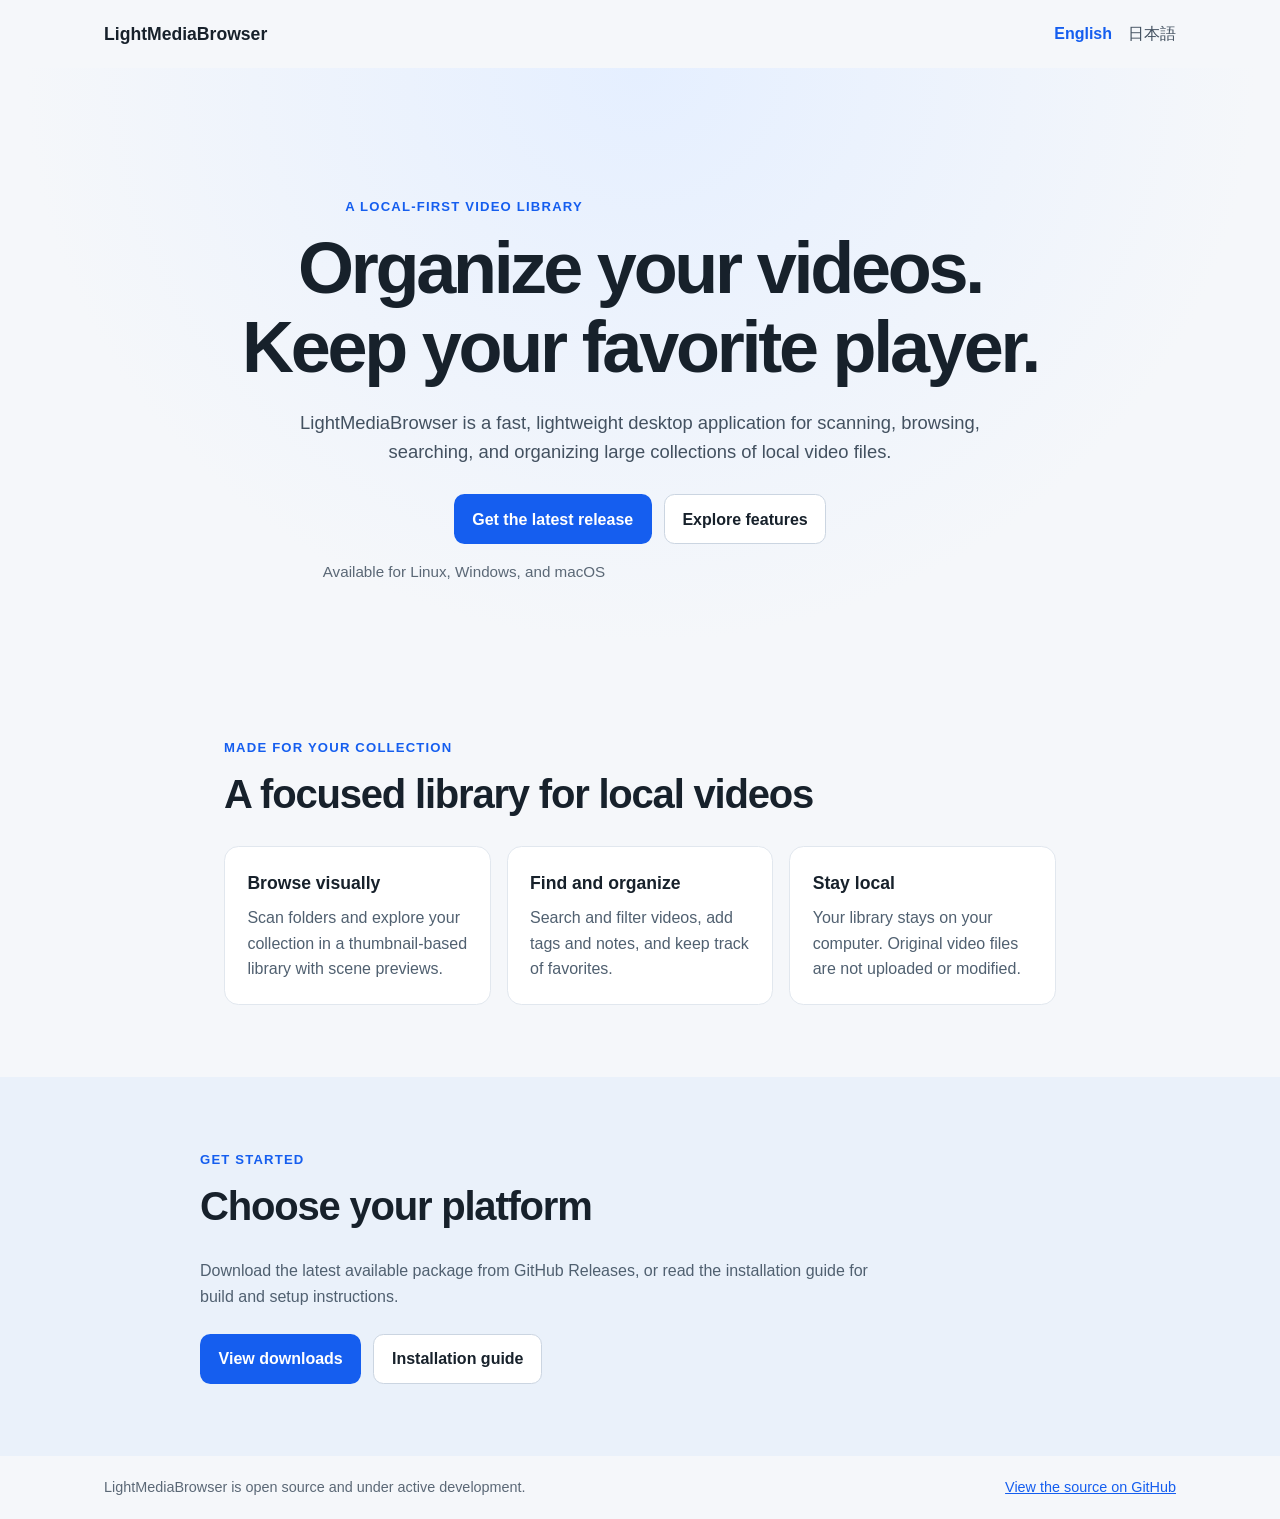
<file: site/index.html>
<!doctype html>
<html lang="en">
<head>
  <meta charset="utf-8">
  <meta name="viewport" content="width=device-width, initial-scale=1">
  <title>LightMediaBrowser — Local Video Library Manager</title>
  <meta name="description" content="Organize and browse large collections of local videos with LightMediaBrowser, a fast, lightweight desktop library for Windows, macOS, and Linux.">
  <meta name="robots" content="index, follow">
  <meta name="google-site-verification" content="8EguGMjWNC47FoZWss8fMRLSnYU1-8W8dWh2PvhgjLw" />
  <link rel="canonical" href="https://samejima-yasu-dev.github.io/lightmediabrowser/">
  <link rel="alternate" hreflang="en" href="https://samejima-yasu-dev.github.io/lightmediabrowser/">
  <link rel="alternate" hreflang="ja" href="https://samejima-yasu-dev.github.io/lightmediabrowser/ja/">
  <link rel="alternate" hreflang="x-default" href="https://samejima-yasu-dev.github.io/lightmediabrowser/">
  <link rel="stylesheet" href="styles.css">
  <meta property="og:type" content="website">
  <meta property="og:site_name" content="LightMediaBrowser">
  <meta property="og:title" content="LightMediaBrowser — Local Video Library Manager">
  <meta property="og:description" content="A fast, lightweight desktop library for organizing and browsing local video collections.">
  <meta property="og:url" content="https://samejima-yasu-dev.github.io/lightmediabrowser/">
  <meta property="og:locale" content="en_US">
  <meta name="twitter:card" content="summary">
</head>
<body>
  <header class="site-header">
    <a class="brand" href="./">LightMediaBrowser</a>
    <nav aria-label="Language">
      <a href="./" aria-current="page">English</a>
      <a href="ja/">日本語</a>
    </nav>
  </header>

  <main>
    <section class="hero">
      <p class="eyebrow">A local-first video library</p>
      <h1>Organize your videos.<br>Keep your favorite player.</h1>
      <p class="intro">LightMediaBrowser is a fast, lightweight desktop application for scanning, browsing, searching, and organizing large collections of local video files.</p>
      <div class="actions">
        <a class="button button-primary" href="https://github.com/samejima-yasu-dev/lightmediabrowser/releases/latest">Get the latest release</a>
        <a class="button button-secondary" href="#features">Explore features</a>
      </div>
      <p class="platforms">Available for Linux, Windows, and macOS</p>
    </section>

    <section class="section" id="features">
      <p class="eyebrow">Made for your collection</p>
      <h2>A focused library for local videos</h2>
      <div class="feature-grid">
        <article class="feature-card">
          <h3>Browse visually</h3>
          <p>Scan folders and explore your collection in a thumbnail-based library with scene previews.</p>
        </article>
        <article class="feature-card">
          <h3>Find and organize</h3>
          <p>Search and filter videos, add tags and notes, and keep track of favorites.</p>
        </article>
        <article class="feature-card">
          <h3>Stay local</h3>
          <p>Your library stays on your computer. Original video files are not uploaded or modified.</p>
        </article>
      </div>
    </section>

    <section class="section download-section" id="downloads">
      <p class="eyebrow">Get started</p>
      <h2>Choose your platform</h2>
      <p>Download the latest available package from GitHub Releases, or read the installation guide for build and setup instructions.</p>
      <div class="actions">
        <a class="button button-primary" href="https://github.com/samejima-yasu-dev/lightmediabrowser/releases/latest">View downloads</a>
        <a class="button button-secondary" href="https://github.com/samejima-yasu-dev/lightmediabrowser/blob/main/README.md">Installation guide</a>
      </div>
    </section>
  </main>

  <footer class="site-footer">
    <p>LightMediaBrowser is open source and under active development.</p>
    <a href="https://github.com/samejima-yasu-dev/lightmediabrowser">View the source on GitHub</a>
  </footer>
</body>
</html>
</file>
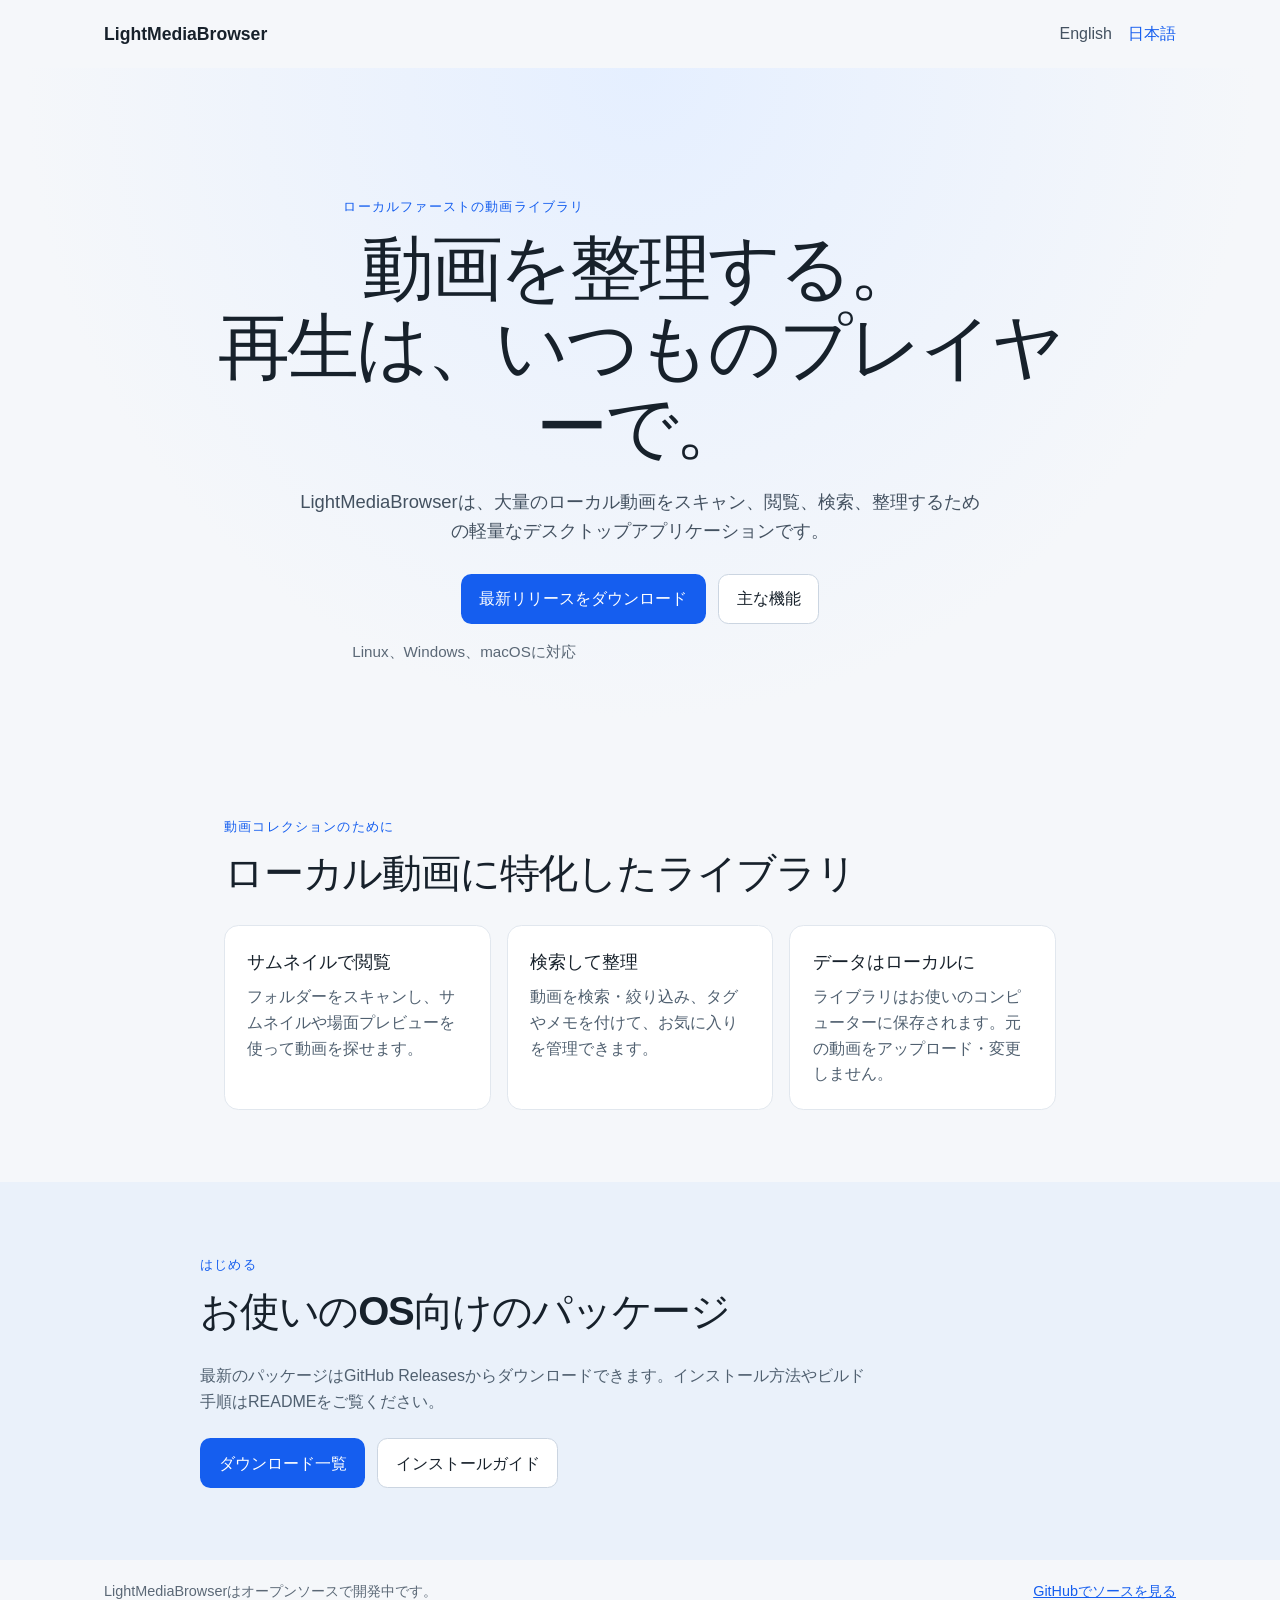
<file: site/ja/index.html>
<!doctype html>
<html lang="ja">
<head>
  <meta charset="utf-8">
  <meta name="viewport" content="width=device-width, initial-scale=1">
  <title>LightMediaBrowser — ローカル動画ライブラリ管理</title>
  <meta name="description" content="LightMediaBrowserは、大量のローカル動画をスキャン・閲覧・検索・整理できる軽量なデスクトップアプリです。Windows、macOS、Linuxに対応しています。">
  <meta name="robots" content="index, follow">
  <link rel="canonical" href="https://samejima-yasu-dev.github.io/lightmediabrowser/ja/">
  <link rel="alternate" hreflang="en" href="https://samejima-yasu-dev.github.io/lightmediabrowser/">
  <link rel="alternate" hreflang="ja" href="https://samejima-yasu-dev.github.io/lightmediabrowser/ja/">
  <link rel="alternate" hreflang="x-default" href="https://samejima-yasu-dev.github.io/lightmediabrowser/">
  <link rel="stylesheet" href="../styles.css">
  <meta property="og:type" content="website">
  <meta property="og:site_name" content="LightMediaBrowser">
  <meta property="og:title" content="LightMediaBrowser — ローカル動画ライブラリ管理">
  <meta property="og:description" content="ローカル動画の閲覧・検索・整理に特化した、軽量なデスクトップアプリです。">
  <meta property="og:url" content="https://samejima-yasu-dev.github.io/lightmediabrowser/ja/">
  <meta property="og:locale" content="ja_JP">
  <meta name="twitter:card" content="summary">
</head>
<body>
  <header class="site-header">
    <a class="brand" href="../">LightMediaBrowser</a>
    <nav aria-label="言語">
      <a href="../">English</a>
      <a href="./" aria-current="page">日本語</a>
    </nav>
  </header>

  <main>
    <section class="hero">
      <p class="eyebrow">ローカルファーストの動画ライブラリ</p>
      <h1>動画を整理する。<br>再生は、いつものプレイヤーで。</h1>
      <p class="intro">LightMediaBrowserは、大量のローカル動画をスキャン、閲覧、検索、整理するための軽量なデスクトップアプリケーションです。</p>
      <div class="actions">
        <a class="button button-primary" href="https://github.com/samejima-yasu-dev/lightmediabrowser/releases/latest">最新リリースをダウンロード</a>
        <a class="button button-secondary" href="#features">主な機能</a>
      </div>
      <p class="platforms">Linux、Windows、macOSに対応</p>
    </section>

    <section class="section" id="features">
      <p class="eyebrow">動画コレクションのために</p>
      <h2>ローカル動画に特化したライブラリ</h2>
      <div class="feature-grid">
        <article class="feature-card">
          <h3>サムネイルで閲覧</h3>
          <p>フォルダーをスキャンし、サムネイルや場面プレビューを使って動画を探せます。</p>
        </article>
        <article class="feature-card">
          <h3>検索して整理</h3>
          <p>動画を検索・絞り込み、タグやメモを付けて、お気に入りを管理できます。</p>
        </article>
        <article class="feature-card">
          <h3>データはローカルに</h3>
          <p>ライブラリはお使いのコンピューターに保存されます。元の動画をアップロード・変更しません。</p>
        </article>
      </div>
    </section>

    <section class="section download-section" id="downloads">
      <p class="eyebrow">はじめる</p>
      <h2>お使いのOS向けのパッケージ</h2>
      <p>最新のパッケージはGitHub Releasesからダウンロードできます。インストール方法やビルド手順はREADMEをご覧ください。</p>
      <div class="actions">
        <a class="button button-primary" href="https://github.com/samejima-yasu-dev/lightmediabrowser/releases/latest">ダウンロード一覧</a>
        <a class="button button-secondary" href="https://github.com/samejima-yasu-dev/lightmediabrowser/blob/main/README.jp.md">インストールガイド</a>
      </div>
    </section>
  </main>

  <footer class="site-footer">
    <p>LightMediaBrowserはオープンソースで開発中です。</p>
    <a href="https://github.com/samejima-yasu-dev/lightmediabrowser">GitHubでソースを見る</a>
  </footer>
</body>
</html>
</file>
<file: site/styles.css>
:root {
  color-scheme: light;
  font-family: Inter, "Segoe UI", "Noto Sans", sans-serif;
  color: #17212b;
  background: #f5f7fa;
  font-synthesis: none;
  text-rendering: optimizeLegibility;
}

* {
  box-sizing: border-box;
}

body {
  min-width: 320px;
  margin: 0;
  line-height: 1.6;
}

a {
  color: #155eef;
}

a:focus-visible {
  outline: 3px solid #f59e0b;
  outline-offset: 3px;
}

.site-header,
.site-footer {
  display: flex;
  align-items: center;
  justify-content: space-between;
  gap: 1.5rem;
  max-width: 1120px;
  margin: 0 auto;
  padding: 1.25rem 1.5rem;
}

.brand {
  color: #17212b;
  font-size: 1.1rem;
  font-weight: 750;
  text-decoration: none;
}

nav {
  display: flex;
  gap: 1rem;
}

nav a {
  color: #435160;
  text-decoration: none;
}

nav a[aria-current="page"] {
  color: #155eef;
  font-weight: 700;
}

.hero {
  padding: clamp(4rem, 11vw, 8rem) 1.5rem 5rem;
  text-align: center;
  background: radial-gradient(ellipse at top, #e5efff 0, #f5f7fa 68%);
}

.hero > *,
.section {
  max-width: 880px;
  margin-right: auto;
  margin-left: auto;
}

.eyebrow {
  margin: 0 0 0.75rem;
  color: #155eef;
  font-size: 0.82rem;
  font-weight: 750;
  letter-spacing: 0.09em;
  text-transform: uppercase;
}

h1,
h2,
h3,
p {
  margin-top: 0;
}

h1 {
  margin-bottom: 1.25rem;
  font-size: clamp(2.4rem, 7vw, 4.5rem);
  line-height: 1.1;
  letter-spacing: -0.045em;
}

.intro {
  max-width: 680px;
  margin-bottom: 1.75rem;
  color: #435160;
  font-size: 1.15rem;
}

.actions {
  display: flex;
  flex-wrap: wrap;
  justify-content: center;
  gap: 0.75rem;
}

.button {
  display: inline-flex;
  min-height: 48px;
  align-items: center;
  justify-content: center;
  padding: 0.7rem 1.1rem;
  border: 1px solid transparent;
  border-radius: 0.65rem;
  font-weight: 700;
  text-decoration: none;
}

.button-primary {
  color: #fff;
  background: #155eef;
}

.button-primary:hover {
  background: #1049bc;
}

.button-secondary {
  border-color: #cbd5e1;
  color: #17212b;
  background: #fff;
}

.button-secondary:hover {
  background: #f0f4f8;
}

.platforms {
  margin: 1rem 0 0;
  color: #5b6876;
  font-size: 0.95rem;
}

.section {
  padding: 4.5rem 1.5rem;
}

.section h2 {
  margin-bottom: 1.75rem;
  font-size: clamp(1.8rem, 4vw, 2.5rem);
  line-height: 1.2;
  letter-spacing: -0.03em;
}

.feature-grid {
  display: grid;
  grid-template-columns: repeat(3, minmax(0, 1fr));
  gap: 1rem;
}

.feature-card {
  padding: 1.4rem;
  border: 1px solid #e1e7ee;
  border-radius: 0.9rem;
  background: #fff;
}

.feature-card h3 {
  margin-bottom: 0.5rem;
  font-size: 1.1rem;
}

.feature-card p,
.download-section > p:not(.eyebrow) {
  margin-bottom: 0;
  color: #506070;
}

.download-section {
  max-width: none;
  padding-right: max(1.5rem, calc((100% - 880px) / 2));
  padding-left: max(1.5rem, calc((100% - 880px) / 2));
  background: #eaf1fa;
}

.download-section > p:not(.eyebrow) {
  max-width: 680px;
  margin-bottom: 1.5rem;
}

.download-section .actions {
  justify-content: flex-start;
}

.site-footer {
  color: #5b6876;
  font-size: 0.9rem;
}

.site-footer p {
  margin: 0;
}

@media (max-width: 700px) {
  .feature-grid {
    grid-template-columns: 1fr;
  }

  .site-footer {
    align-items: flex-start;
    flex-direction: column;
    gap: 0.5rem;
  }
}
</file>
